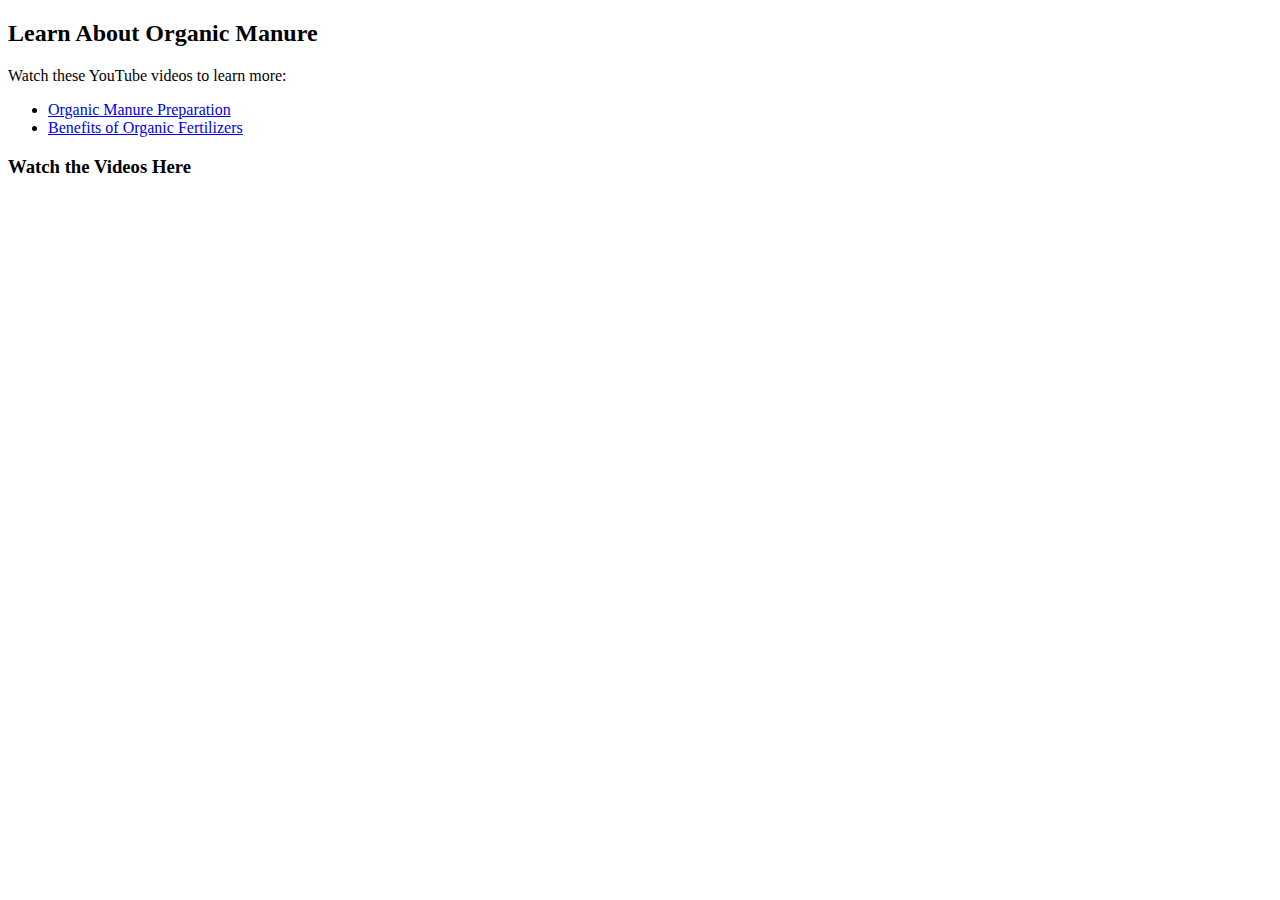
<file: man.html>
<!DOCTYPE html>
<html lang="en">
<head>
    <meta charset="UTF-8">
    <meta name="viewport" content="width=device-width, initial-scale=1.0">
    <title>Organic Manure Videos</title>
</head>
<body>

    <h2>Learn About Organic Manure</h2>

    <!-- Clickable links -->
    <p>Watch these YouTube videos to learn more:</p>
    <ul>
        <li><a href="https://www.youtube.com/watch?v=VIDEO_ID1" target="_blank">Organic Manure Preparation</a></li>
        <li><a href="https://www.youtube.com/watch?v=VIDEO_ID2" target="_blank">Benefits of Organic Fertilizers</a></li>
    </ul>

    <!-- Embedded YouTube Videos -->
    <h3>Watch the Videos Here</h3>
    <iframe width="560" height="315" src="https://www.youtube.com/embed/VIDEO_ID1" frameborder="0" allowfullscreen></iframe>
    <iframe width="560" height="315" src="https://www.youtube.com/embed/VIDEO_ID2" frameborder="0" allowfullscreen></iframe>

</body>
</html>
</file>
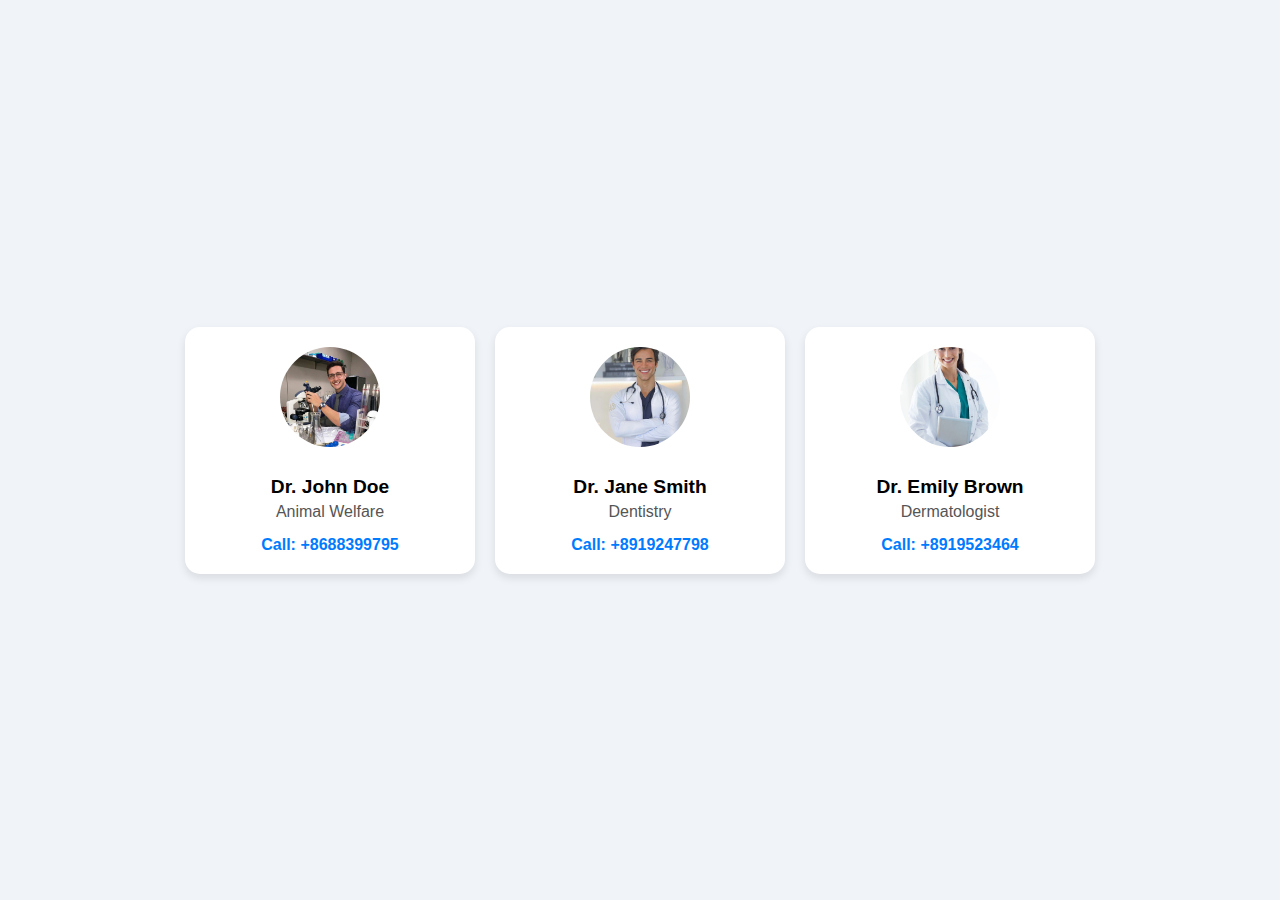
<file: vet.html>
<!DOCTYPE html>
<html lang="en">

<head>
    <meta charset="UTF-8">
    <meta name="viewport" content="width=device-width, initial-scale=1.0">
    <title>Doctors Page</title>
    <style>
        body {
            font-family: Arial, sans-serif;
            display: flex;
            justify-content: center;
            align-items: center;
            min-height: 100vh;
            margin: 0;
            background-color: #f0f4f8;
        }

        .container {
            display: flex;
            gap: 20px;
        }

        .doctor-card {
            background: #fff;
            border-radius: 15px;
            box-shadow: 0 4px 8px rgba(0, 0, 0, 0.1);
            text-align: center;
            padding: 20px;
            width: 250px;
        }

        .doctor-card img {
            width: 100px;
            height: 100px;
            border-radius: 50%;
            object-fit: cover;
            margin-bottom: 15px;
        }

        .doctor-card h3 {
            margin: 10px 0 5px;
            font-size: 1.2em;
        }

        .doctor-card p {
            margin: 5px 0;
            color: #555;
        }

        .doctor-card a {
            display: inline-block;
            margin-top: 10px;
            text-decoration: none;
            color: #007bff;
            font-weight: bold;
        }

        .doctor-card a:hover {
            text-decoration: underline;
        }
    </style>
</head>

<body>
    <div class="container">
        <div class="doctor-card">
            <img src="../static/images/m3.jpeg" alt="Dr. John Doe">
            <h3>Dr. John Doe</h3>
            <p>Animal Welfare</p>
            <a href="tel:8688399795">Call: +8688399795</a>
        </div>
        <div class="doctor-card">
            <img src="../static/images/m1.jpeg" alt="Dr. Jane Smith">
            <h3>Dr. Jane Smith</h3>
            <p>Dentistry</p>
            <a href="tel:++8919247798">Call: +8919247798</a>
        </div>
        <div class="doctor-card">
            <img src="../static/images/female.jpeg" alt="Dr. Emily Brown">
            <h3>Dr. Emily Brown</h3>
            <p>Dermatologist</p>
            <a href="tel:+8919523464">Call: +8919523464</a>
        </div>
    </div>
</body>

</html>
</file>
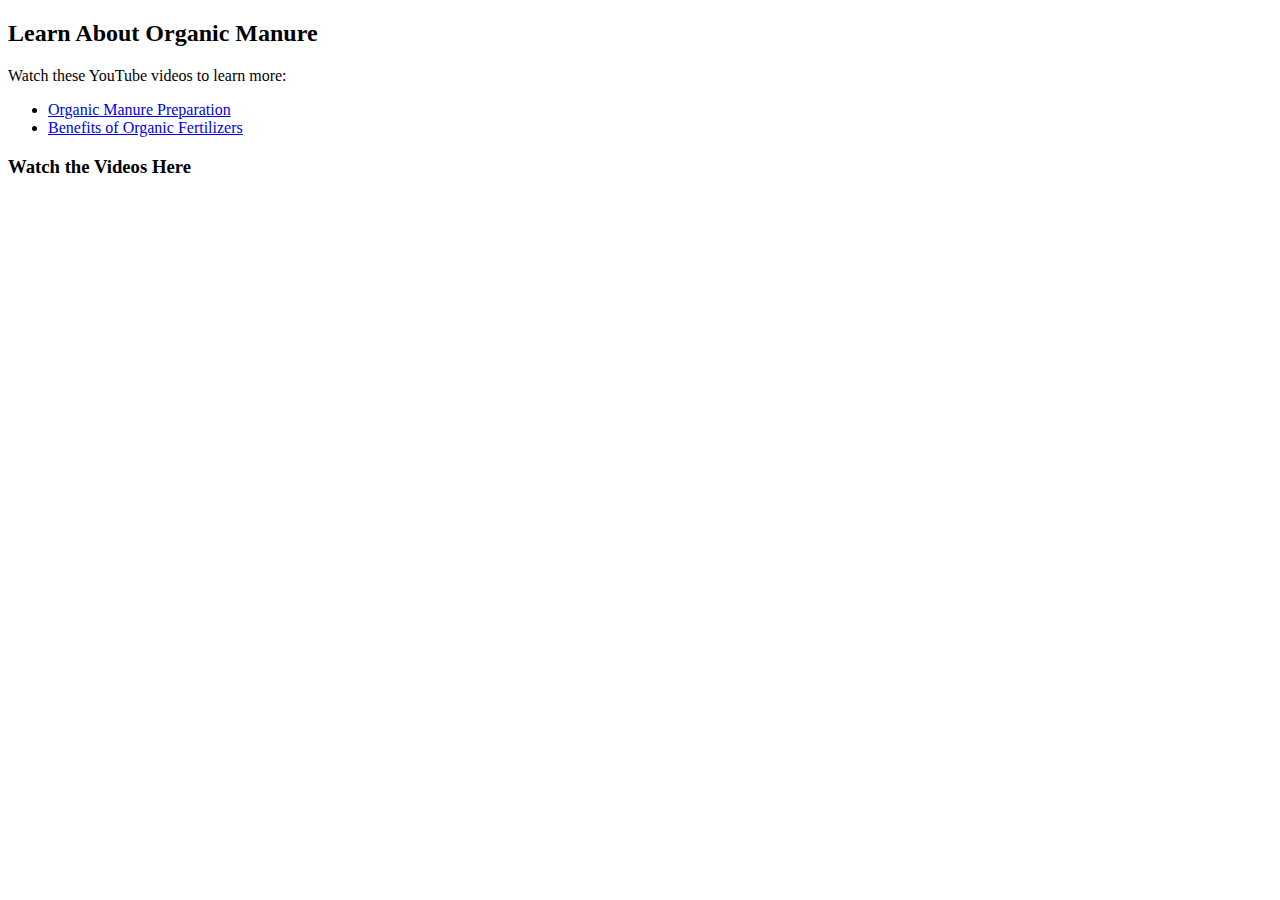
<file: templates/man.html>
<!DOCTYPE html>
<html lang="en">
<head>
    <meta charset="UTF-8">
    <meta name="viewport" content="width=device-width, initial-scale=1.0">
    <title>Organic Manure Videos</title>
</head>
<body>

    <h2>Learn About Organic Manure</h2>

    <!-- Clickable links -->
    <p>Watch these YouTube videos to learn more:</p>
    <ul>
        <li><a href="https://www.youtube.com/watch?v=VIDEO_ID1" target="_blank">Organic Manure Preparation</a></li>
        <li><a href="https://www.youtube.com/watch?v=VIDEO_ID2" target="_blank">Benefits of Organic Fertilizers</a></li>
    </ul>

    <!-- Embedded YouTube Videos -->
    <h3>Watch the Videos Here</h3>
    <iframe width="560" height="315" src="https://www.youtube.com/embed/VIDEO_ID1" frameborder="0" allowfullscreen></iframe>
    <iframe width="560" height="315" src="https://www.youtube.com/embed/VIDEO_ID2" frameborder="0" allowfullscreen></iframe>

</body>
</html>
</file>
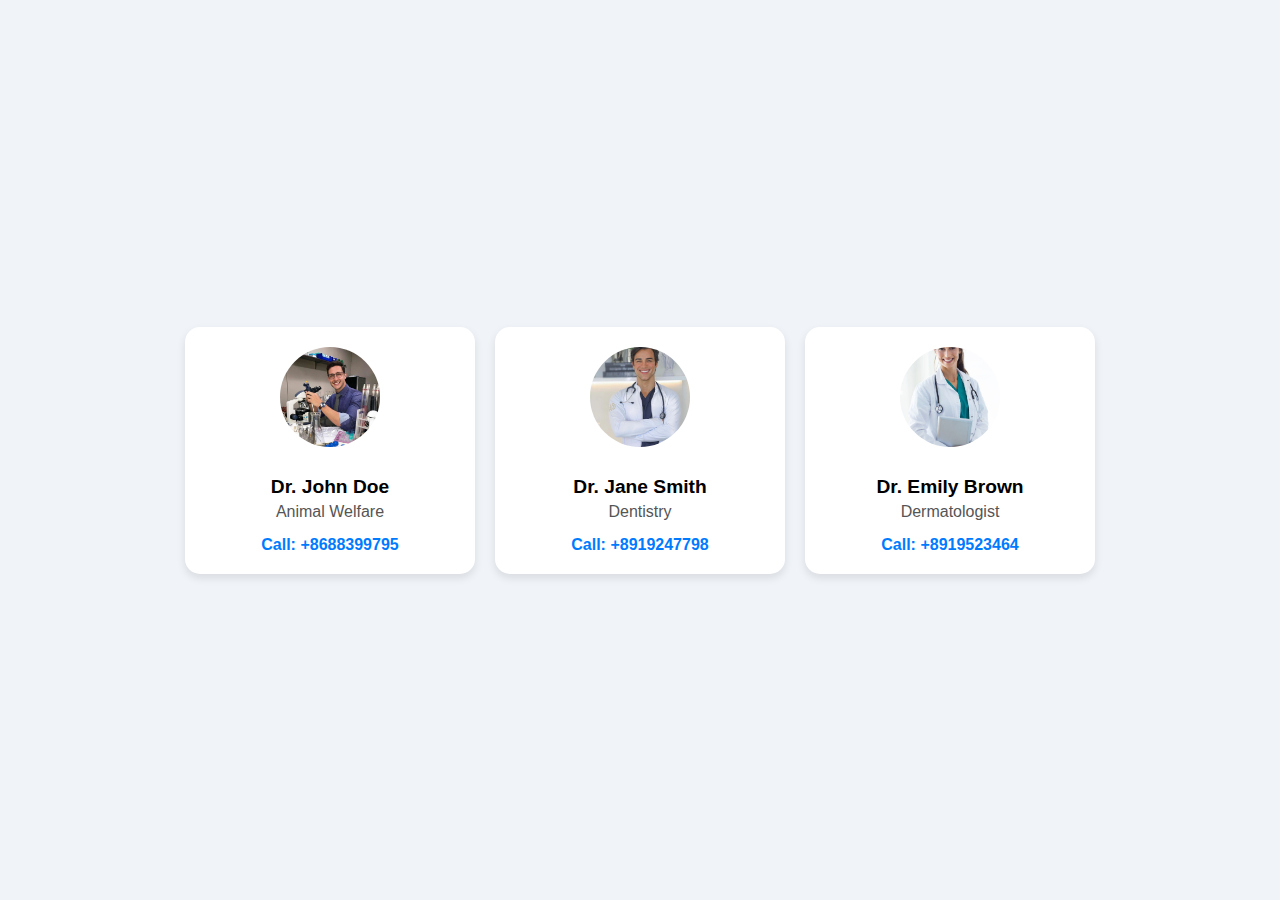
<file: templates/vet.html>
<!DOCTYPE html>
<html lang="en">

<head>
    <meta charset="UTF-8">
    <meta name="viewport" content="width=device-width, initial-scale=1.0">
    <title>Doctors Page</title>
    <style>
        body {
            font-family: Arial, sans-serif;
            display: flex;
            justify-content: center;
            align-items: center;
            min-height: 100vh;
            margin: 0;
            background-color: #f0f4f8;
        }

        .container {
            display: flex;
            gap: 20px;
        }

        .doctor-card {
            background: #fff;
            border-radius: 15px;
            box-shadow: 0 4px 8px rgba(0, 0, 0, 0.1);
            text-align: center;
            padding: 20px;
            width: 250px;
        }

        .doctor-card img {
            width: 100px;
            height: 100px;
            border-radius: 50%;
            object-fit: cover;
            margin-bottom: 15px;
        }

        .doctor-card h3 {
            margin: 10px 0 5px;
            font-size: 1.2em;
        }

        .doctor-card p {
            margin: 5px 0;
            color: #555;
        }

        .doctor-card a {
            display: inline-block;
            margin-top: 10px;
            text-decoration: none;
            color: #007bff;
            font-weight: bold;
        }

        .doctor-card a:hover {
            text-decoration: underline;
        }
    </style>
</head>

<body>
    <div class="container">
        <div class="doctor-card">
            <img src="../static/images/m3.jpeg" alt="Dr. John Doe">
            <h3>Dr. John Doe</h3>
            <p>Animal Welfare</p>
            <a href="tel:8688399795">Call: +8688399795</a>
        </div>
        <div class="doctor-card">
            <img src="../static/images/m1.jpeg" alt="Dr. Jane Smith">
            <h3>Dr. Jane Smith</h3>
            <p>Dentistry</p>
            <a href="tel:++8919247798">Call: +8919247798</a>
        </div>
        <div class="doctor-card">
            <img src="../static/images/female.jpeg" alt="Dr. Emily Brown">
            <h3>Dr. Emily Brown</h3>
            <p>Dermatologist</p>
            <a href="tel:+8919523464">Call: +8919523464</a>
        </div>
    </div>
</body>

</html>
</file>
